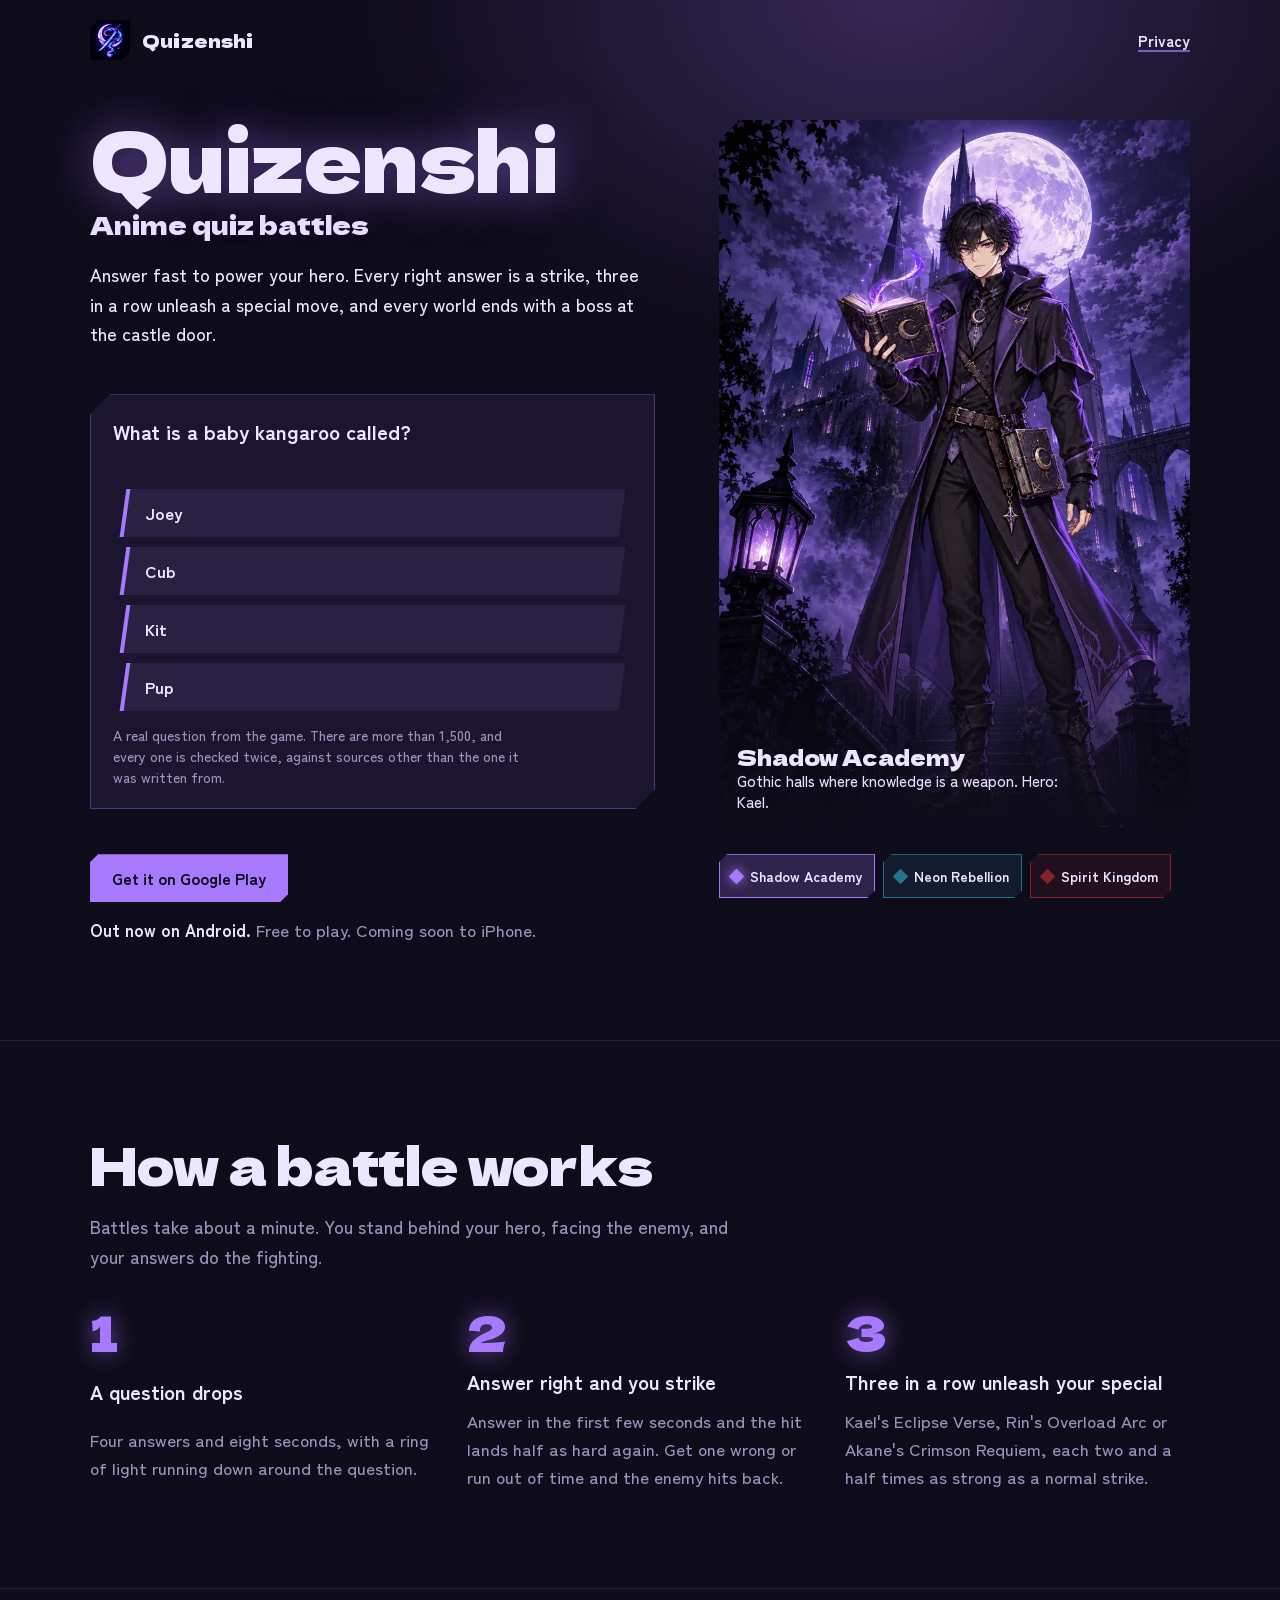
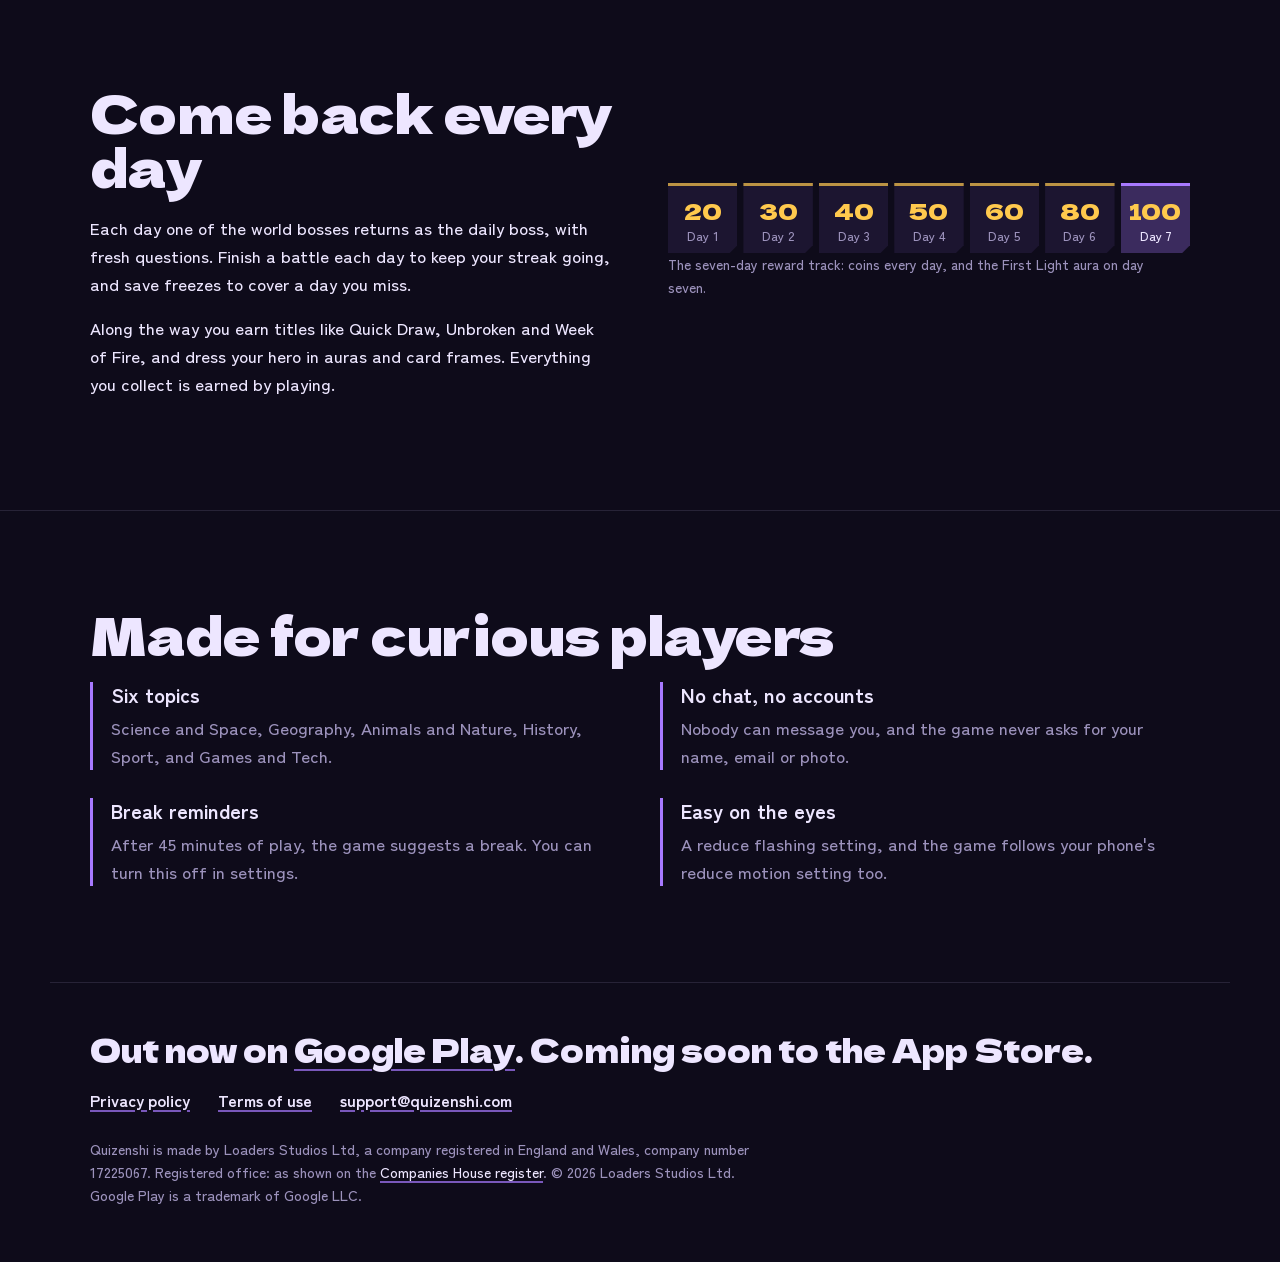
<file: index.html>
<!doctype html>
<html lang="en-GB" data-world="shadow-academy">
<head>
  <meta charset="utf-8">
  <meta name="viewport" content="width=device-width, initial-scale=1">
  <meta http-equiv="Content-Security-Policy" content="default-src 'self'; img-src 'self'; style-src 'self'; font-src 'self'; script-src 'self'; connect-src 'none'; base-uri 'none'; form-action 'none'">
  <meta name="referrer" content="no-referrer">
  <title>Quizenshi: Anime Quiz Battles</title>
  <meta name="description" content="Answer fast to power your hero in anime battles. Three worlds, three heroes, a daily boss and more than 1,500 fact-checked questions. Free on Google Play now, coming soon to iPhone.">
  <meta name="theme-color" content="#0e0b1a">
  <meta property="og:type" content="website">
  <meta property="og:title" content="Quizenshi: Anime Quiz Battles">
  <meta property="og:description" content="Answer fast to power your hero in anime battles. Free on Google Play now, coming soon to iPhone.">
  <meta property="og:url" content="https://quizenshi.com/">
  <meta property="og:image" content="https://quizenshi.com/assets/img/share.jpg">
  <meta name="twitter:card" content="summary_large_image">
  <link rel="icon" type="image/png" href="/favicon.png">
  <link rel="apple-touch-icon" href="/apple-touch-icon.png">
  <link rel="preload" href="/assets/fonts/dela-gothic-one-latin.woff2" as="font" type="font/woff2" crossorigin>
  <link rel="stylesheet" href="/assets/site.css">
</head>
<body>
  <a class="skip" href="#main">Skip to the game</a>
  <div class="glow" aria-hidden="true"></div>

  <header class="wrap top">
    <a class="brand" href="/"><img src="/assets/img/icon-256.webp" alt="" width="40" height="40">Quizenshi</a>
    <nav aria-label="Site"><a href="/privacy/">Privacy</a></nav>
  </header>

  <main id="main">
    <div class="wrap hero">
      <div class="hero-copy">
        <h1>Quizenshi</h1>
        <p class="subtitle">Anime quiz battles</p>
        <p class="lede">Answer fast to power your hero. Every right answer is a strike, three in a row unleash a special move, and every world ends with a boss at the castle door.</p>
      </div>

      <ul class="worlds" aria-label="Choose a world">
        <li><button class="world-btn" type="button" data-for="shadow-academy" aria-pressed="true">Shadow Academy</button></li>
        <li><button class="world-btn" type="button" data-for="neon-rebellion" aria-pressed="false">Neon Rebellion</button></li>
        <li><button class="world-btn" type="button" data-for="spirit-kingdom" aria-pressed="false">Spirit Kingdom</button></li>
      </ul>

      <div class="stage">
        <img class="scene is-shadow-academy" src="/assets/img/shadow-academy.webp" alt="" width="768" height="1152">
        <img class="scene is-neon-rebellion" src="/assets/img/neon-rebellion.webp" alt="" width="768" height="1152">
        <img class="scene is-spirit-kingdom" src="/assets/img/spirit-kingdom.webp" alt="" width="768" height="1152">
        <img class="figure is-shadow-academy" src="/assets/img/kael.webp" alt="Kael, the hero of Shadow Academy, in a long violet coat with a spell book" width="640" height="960">
        <img class="figure is-neon-rebellion" src="/assets/img/rin.webp" alt="Rin, the hero of Neon Rebellion, with cyan lightning in her hand" width="640" height="960">
        <img class="figure is-spirit-kingdom" src="/assets/img/akane.webp" alt="Akane, the hero of Spirit Kingdom, in crimson robes with a sword" width="640" height="960">
        <p class="stage-caption" data-world-caption aria-live="polite"><strong>Shadow Academy</strong><span>Gothic halls where knowledge is a weapon. Hero: Kael.</span></p>
      </div>

      <div class="demo" data-demo>
        <p class="demo-q">What is a baby kangaroo called?</p>
        <ul class="answers" aria-label="Answers"></ul>
        <noscript><p>Turn on JavaScript to answer this one.</p></noscript>
        <p class="feedback" aria-live="polite"></p>
        <div class="demo-foot">
          <p class="demo-note">A real question from the game. There are more than 1,500, and every one is checked twice, against sources other than the one it was written from.</p>
          <button class="next" type="button" hidden>Another question</button>
        </div>
      </div>

      <p class="status"><a class="play-btn" href="https://play.google.com/store/apps/details?id=com.quizenshi.app">Get it on Google Play</a> <span><strong>Out now on Android.</strong> Free to play. Coming soon to iPhone.</span></p>
    </div>

    <section class="band" aria-labelledby="battle">
      <div class="wrap">
        <h2 id="battle">How a battle works</h2>
        <p class="intro">Battles take about a minute. You stand behind your hero, facing the enemy, and your answers do the fighting.</p>
        <ol class="steps">
          <li><h3>A question drops</h3><p>Four answers and eight seconds, with a ring of light running down around the question.</p></li>
          <li><h3>Answer right and you strike</h3><p>Answer in the first few seconds and the hit lands half as hard again. Get one wrong or run out of time and the enemy hits back.</p></li>
          <li><h3>Three in a row unleash your special</h3><p class="specials">Kael's Eclipse Verse, Rin's Overload Arc or Akane's Crimson Requiem, each two and a half times as strong as a normal strike.</p></li>
        </ol>
      </div>
    </section>

    <section class="band" aria-labelledby="daily">
      <div class="wrap daily">
        <div>
          <h2 id="daily">Come back every day</h2>
          <p>Each day one of the world bosses returns as the daily boss, with fresh questions. Finish a battle each day to keep your streak going, and save freezes to cover a day you miss.</p>
          <p>Along the way you earn titles like Quick Draw, Unbroken and Week of Fire, and dress your hero in auras and card frames. Everything you collect is earned by playing.</p>
        </div>
        <div>
          <ol class="track" aria-label="The seven-day reward track">
            <li><span class="coins">20</span>Day 1</li>
            <li><span class="coins">30</span>Day 2</li>
            <li><span class="coins">40</span>Day 3</li>
            <li><span class="coins">50</span>Day 4</li>
            <li><span class="coins">60</span>Day 5</li>
            <li><span class="coins">80</span>Day 6</li>
            <li class="last"><span class="coins">100</span>Day 7</li>
          </ol>
          <p class="track-note">The seven-day reward track: coins every day, and the First Light aura on day seven.</p>
        </div>
      </div>
    </section>

    <section class="band" aria-labelledby="care">
      <div class="wrap">
        <h2 id="care">Made for curious players</h2>
        <ul class="care">
          <li><h3>Six topics</h3><p>Science and Space, Geography, Animals and Nature, History, Sport, and Games and Tech.</p></li>
          <li><h3>No chat, no accounts</h3><p>Nobody can message you, and the game never asks for your name, email or photo.</p></li>
          <li><h3>Break reminders</h3><p>After 45 minutes of play, the game suggests a break. You can turn this off in settings.</p></li>
          <li><h3>Easy on the eyes</h3><p>A reduce flashing setting, and the game follows your phone's reduce motion setting too.</p></li>
        </ul>
      </div>
    </section>
  </main>

  <footer class="wrap foot">
    <p class="soon">Out now on <a href="https://play.google.com/store/apps/details?id=com.quizenshi.app">Google Play</a>. Coming soon to the App Store.</p>
    <ul class="foot-links">
      <li><a href="/privacy/">Privacy policy</a></li>
      <li><a href="/terms/">Terms of use</a></li>
      <li><a href="mailto:support@quizenshi.com">support@quizenshi.com</a></li>
    </ul>
    <p class="legal">Quizenshi is made by Loaders Studios Ltd, a company registered in England and Wales, company number 17225067. Registered office: as shown on the <a href="https://find-and-update.company-information.service.gov.uk/company/17225067">Companies House register</a>. &copy; 2026 Loaders Studios Ltd. Google Play is a trademark of Google LLC.</p>
  </footer>

  <script src="/assets/site.js" defer></script>
</body>
</html>
</file>
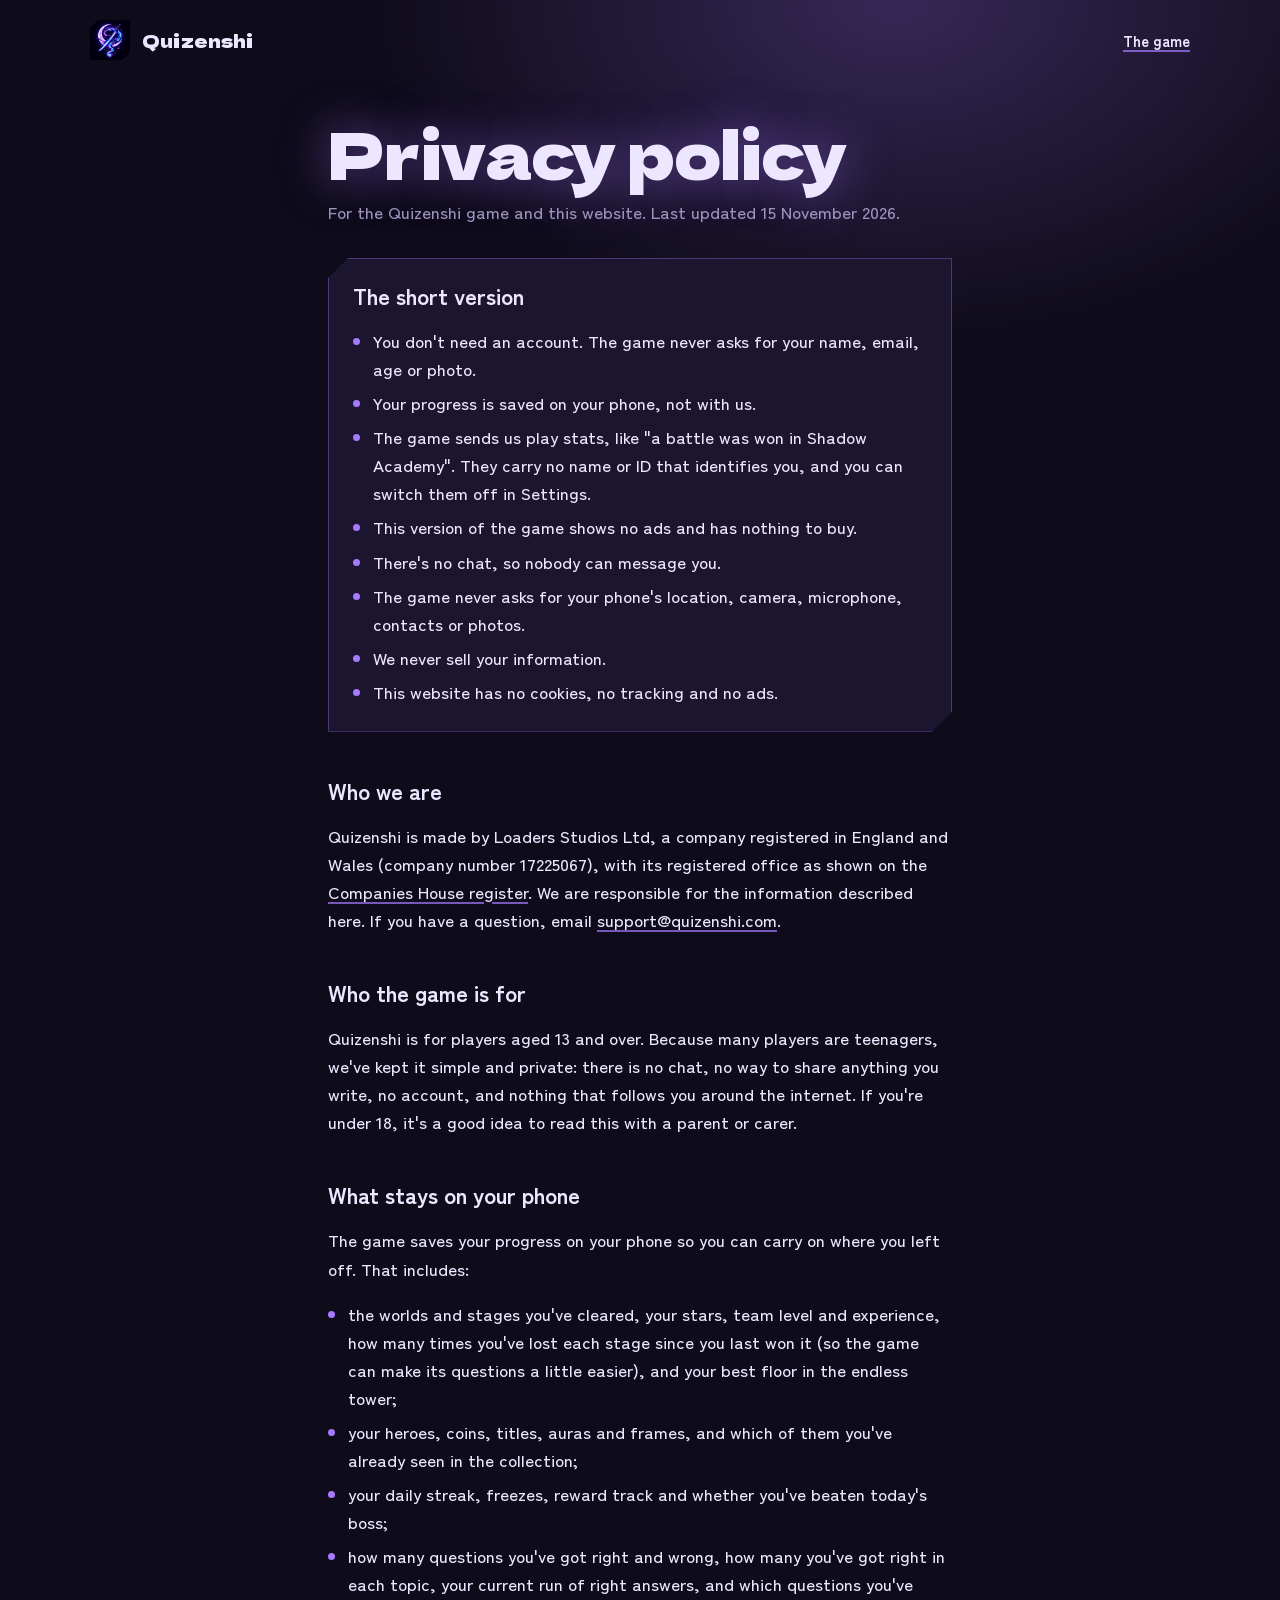
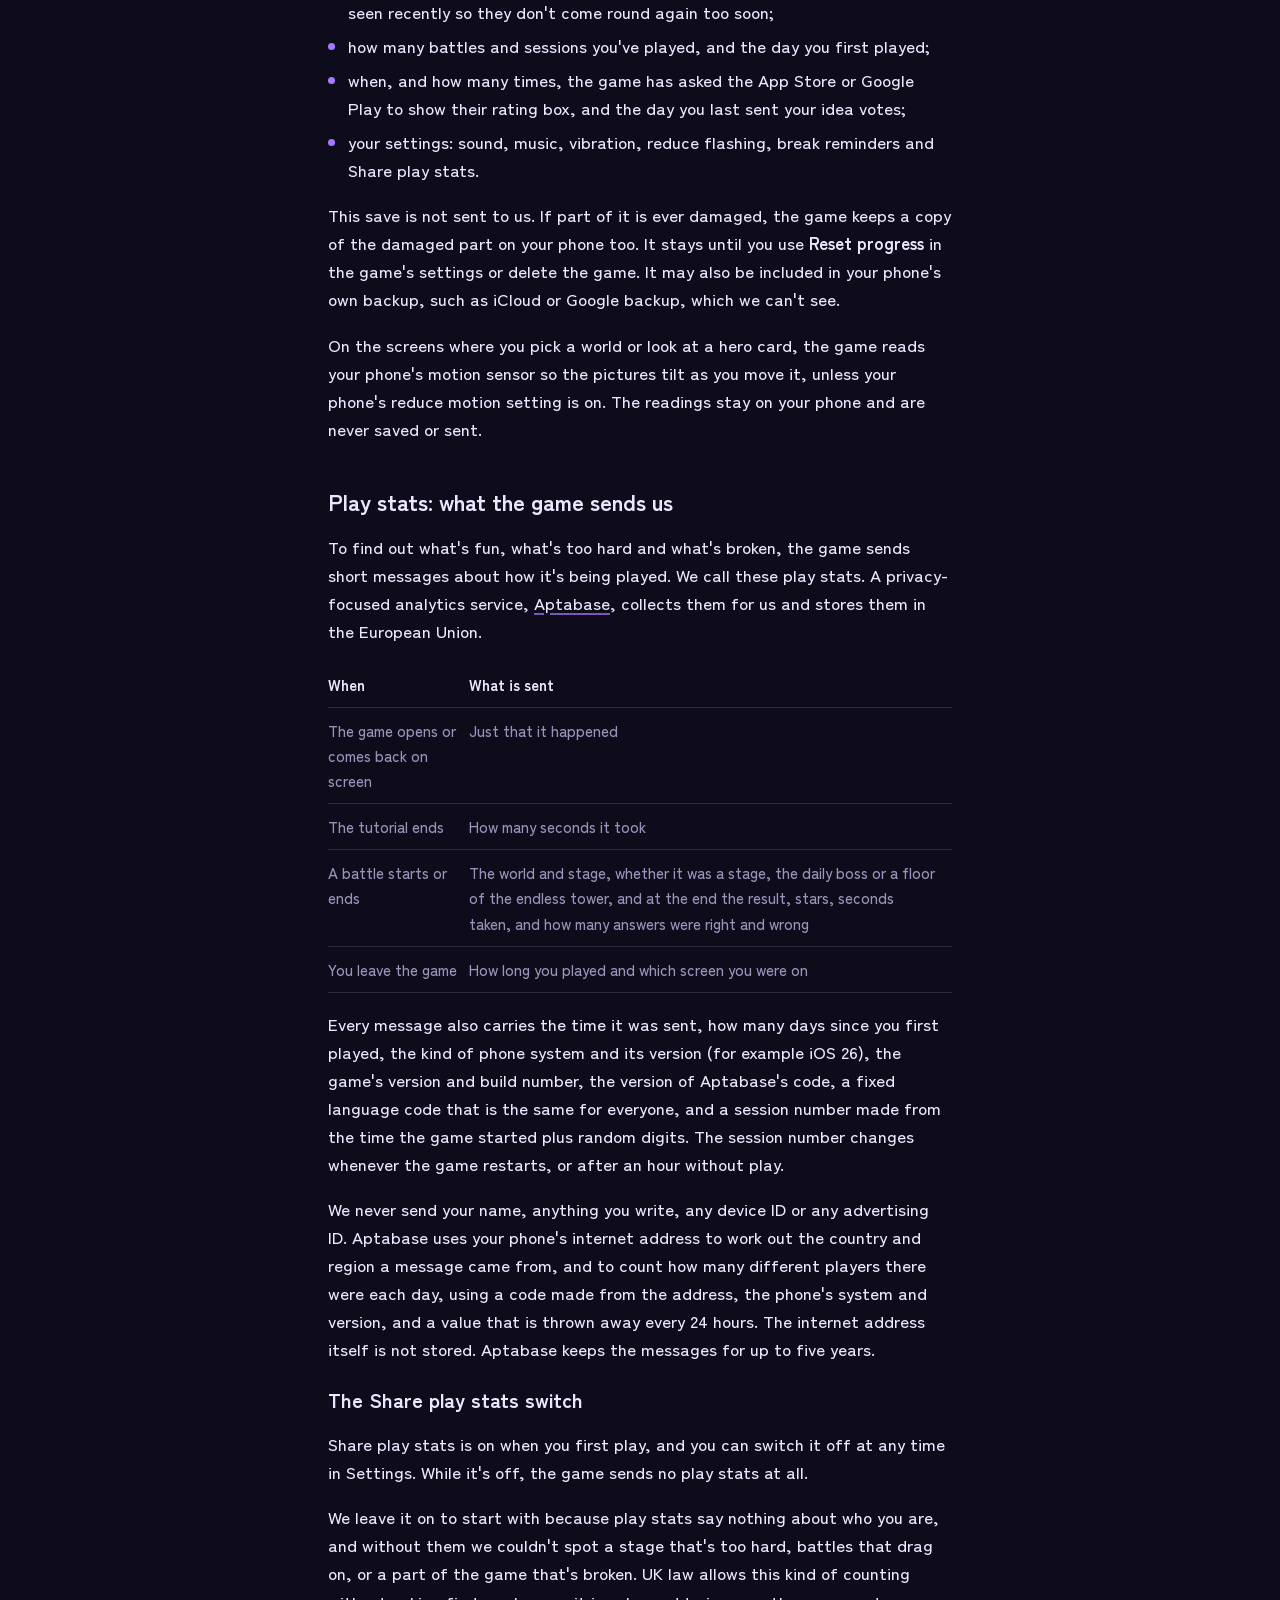
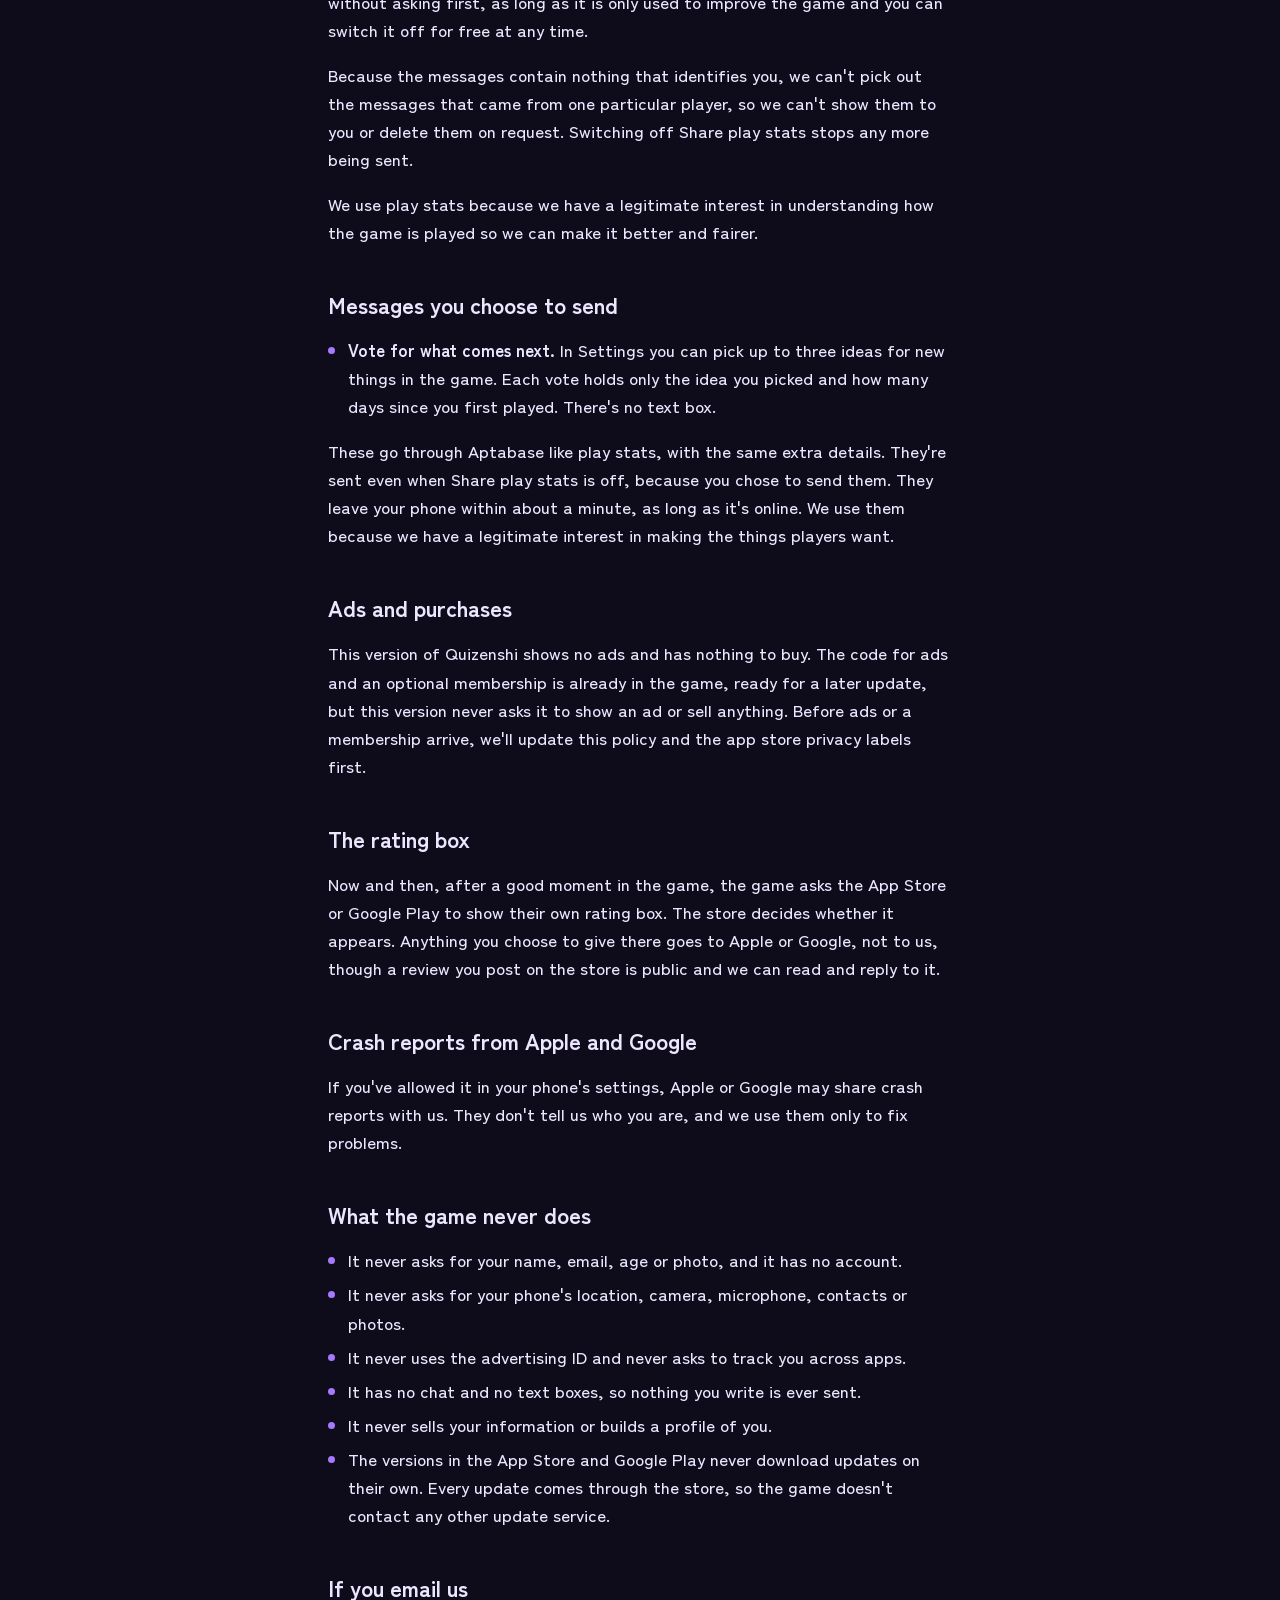
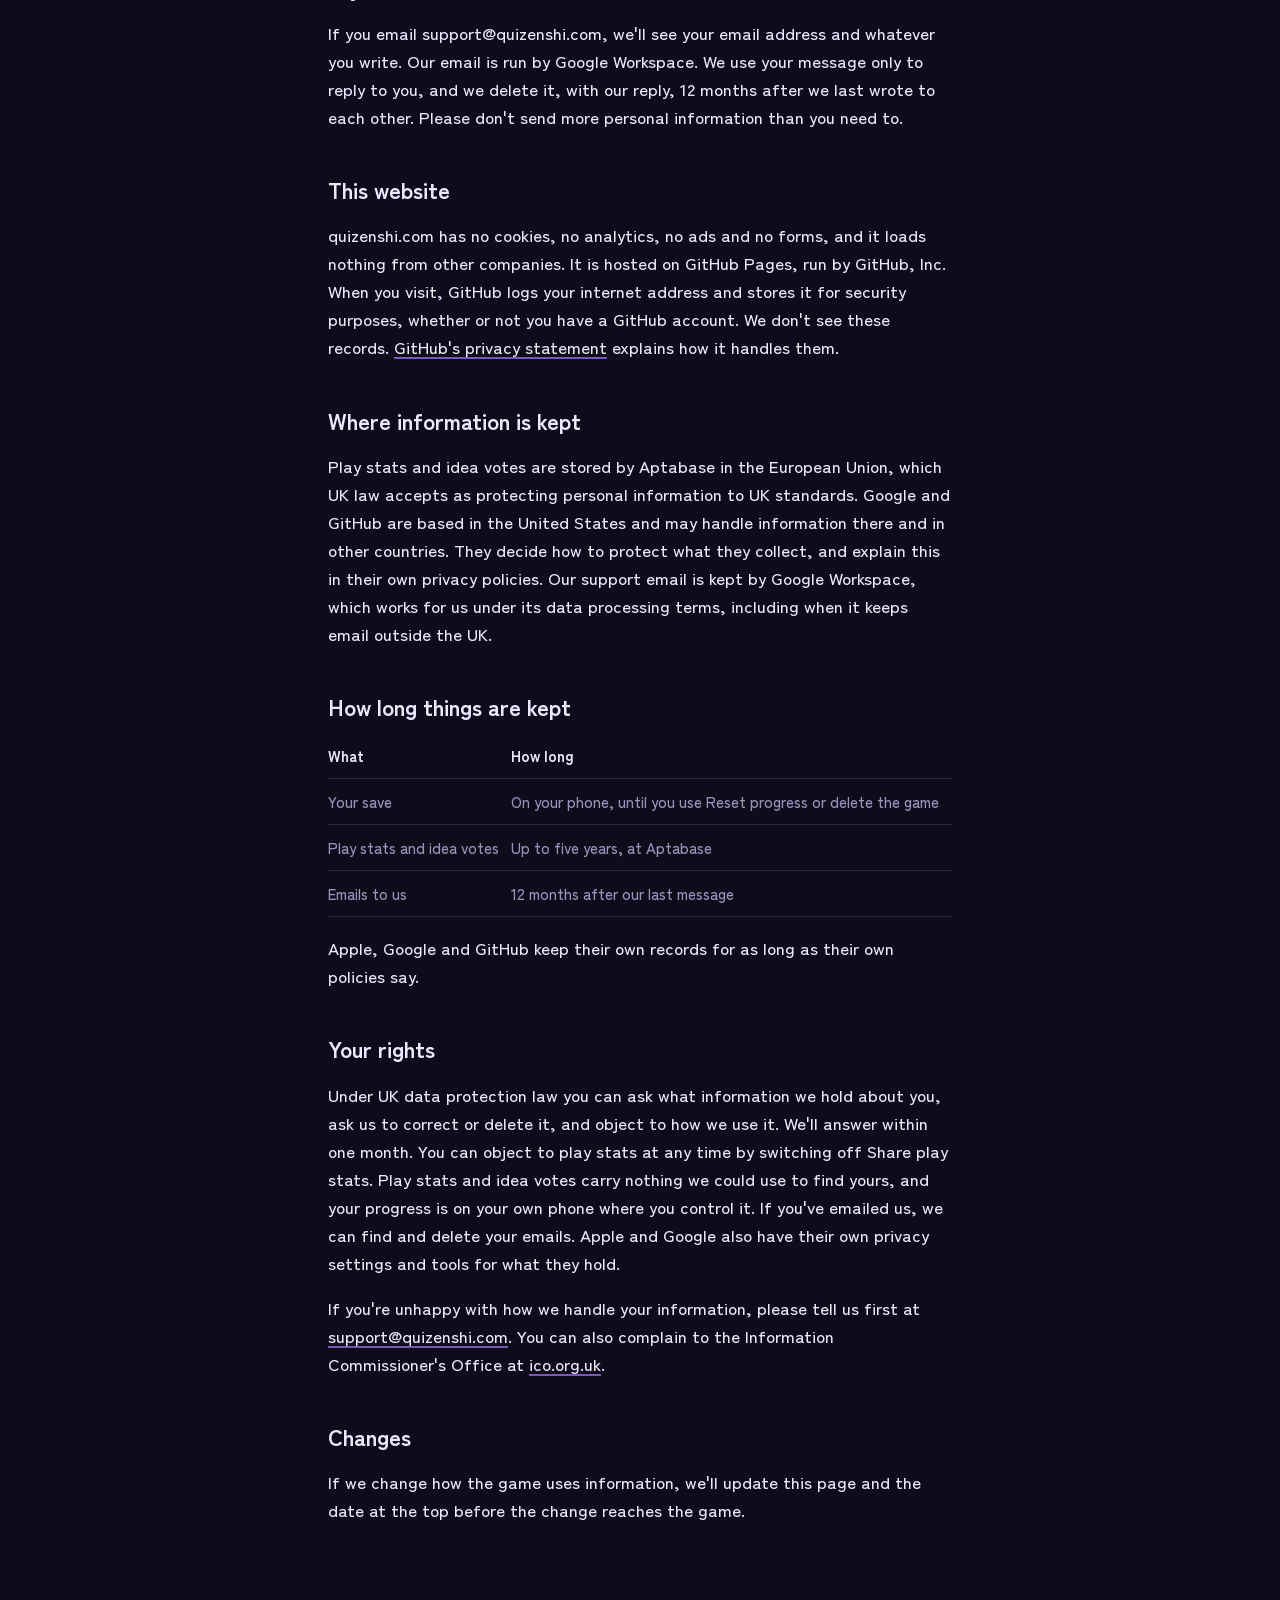
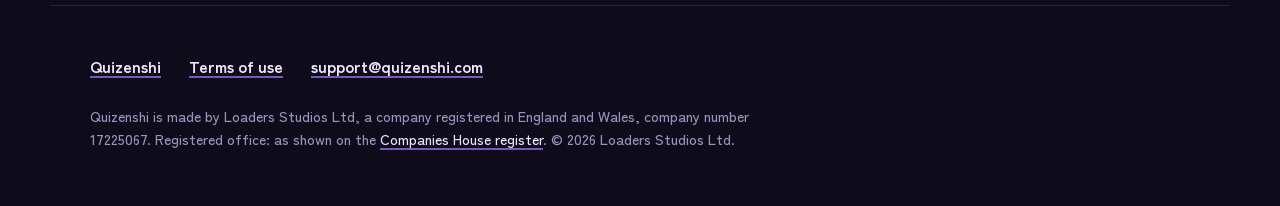
<file: privacy/index.html>
<!doctype html>
<html lang="en-GB" data-world="shadow-academy">
<head>
  <meta charset="utf-8">
  <meta name="viewport" content="width=device-width, initial-scale=1">
  <meta http-equiv="Content-Security-Policy" content="default-src 'self'; img-src 'self'; style-src 'self'; font-src 'self'; script-src 'none'; connect-src 'none'; base-uri 'none'; form-action 'none'">
  <meta name="referrer" content="no-referrer">
  <title>Privacy policy | Quizenshi</title>
  <meta name="description" content="How Quizenshi handles your information, in plain English.">
  <meta name="theme-color" content="#0e0b1a">
  <link rel="icon" type="image/png" href="/favicon.png">
  <link rel="apple-touch-icon" href="/apple-touch-icon.png">
  <link rel="stylesheet" href="/assets/site.css">
</head>
<body>
  <a class="skip" href="#main">Skip to the policy</a>
  <div class="glow" aria-hidden="true"></div>

  <header class="wrap top">
    <a class="brand" href="/"><img src="/assets/img/icon-256.webp" alt="" width="40" height="40">Quizenshi</a>
    <nav aria-label="Site"><a href="/">The game</a></nav>
  </header>

  <main id="main" class="wrap doc">
    <h1>Privacy policy</h1>
    <p class="updated">For the Quizenshi game and this website. Last updated 15 November 2026.</p>

    <div class="short">
      <h2>The short version</h2>
      <ul>
        <li>You don't need an account. The game never asks for your name, email, age or photo.</li>
        <li>Your progress is saved on your phone, not with us.</li>
        <li>The game sends us play stats, like "a battle was won in Shadow Academy". They carry no name or ID that identifies you, and you can switch them off in Settings.</li>
        <li>This version of the game shows no ads and has nothing to buy.</li>
        <li>There's no chat, so nobody can message you.</li>
        <li>The game never asks for your phone's location, camera, microphone, contacts or photos.</li>
        <li>We never sell your information.</li>
        <li>This website has no cookies, no tracking and no ads.</li>
      </ul>
    </div>

    <h2>Who we are</h2>
    <p>Quizenshi is made by Loaders Studios Ltd, a company registered in England and Wales (company number 17225067), with its registered office as shown on the <a href="https://find-and-update.company-information.service.gov.uk/company/17225067">Companies House register</a>. We are responsible for the information described here. If you have a question, email <a href="mailto:support@quizenshi.com">support@quizenshi.com</a>.</p>

    <h2>Who the game is for</h2>
    <p>Quizenshi is for players aged 13 and over. Because many players are teenagers, we've kept it simple and private: there is no chat, no way to share anything you write, no account, and nothing that follows you around the internet. If you're under 18, it's a good idea to read this with a parent or carer.</p>

    <h2>What stays on your phone</h2>
    <p>The game saves your progress on your phone so you can carry on where you left off. That includes:</p>
    <ul>
      <li>the worlds and stages you've cleared, your stars, team level and experience, how many times you've lost each stage since you last won it (so the game can make its questions a little easier), and your best floor in the endless tower;</li>
      <li>your heroes, coins, titles, auras and frames, and which of them you've already seen in the collection;</li>
      <li>your daily streak, freezes, reward track and whether you've beaten today's boss;</li>
      <li>how many questions you've got right and wrong, how many you've got right in each topic, your current run of right answers, and which questions you've seen recently so they don't come round again too soon;</li>
      <li>how many battles and sessions you've played, and the day you first played;</li>
      <li>when, and how many times, the game has asked the App Store or Google Play to show their rating box, and the day you last sent your idea votes;</li>
      <li>your settings: sound, music, vibration, reduce flashing, break reminders and Share play stats.</li>
    </ul>
    <p>This save is not sent to us. If part of it is ever damaged, the game keeps a copy of the damaged part on your phone too. It stays until you use <strong>Reset progress</strong> in the game's settings or delete the game. It may also be included in your phone's own backup, such as iCloud or Google backup, which we can't see.</p>
    <p>On the screens where you pick a world or look at a hero card, the game reads your phone's motion sensor so the pictures tilt as you move it, unless your phone's reduce motion setting is on. The readings stay on your phone and are never saved or sent.</p>

    <h2>Play stats: what the game sends us</h2>
    <p>To find out what's fun, what's too hard and what's broken, the game sends short messages about how it's being played. We call these play stats. A privacy-focused analytics service, <a href="https://aptabase.com/legal/privacy">Aptabase</a>, collects them for us and stores them in the European Union.</p>
    <table>
      <thead><tr><th scope="col">When</th><th scope="col">What is sent</th></tr></thead>
      <tbody>
        <tr><td>The game opens or comes back on screen</td><td>Just that it happened</td></tr>
        <tr><td>The tutorial ends</td><td>How many seconds it took</td></tr>
        <tr><td>A battle starts or ends</td><td>The world and stage, whether it was a stage, the daily boss or a floor of the endless tower, and at the end the result, stars, seconds taken, and how many answers were right and wrong</td></tr>
        <tr><td>You leave the game</td><td>How long you played and which screen you were on</td></tr>
      </tbody>
    </table>
    <p>Every message also carries the time it was sent, how many days since you first played, the kind of phone system and its version (for example iOS 26), the game's version and build number, the version of Aptabase's code, a fixed language code that is the same for everyone, and a session number made from the time the game started plus random digits. The session number changes whenever the game restarts, or after an hour without play.</p>
    <p>We never send your name, anything you write, any device ID or any advertising ID. Aptabase uses your phone's internet address to work out the country and region a message came from, and to count how many different players there were each day, using a code made from the address, the phone's system and version, and a value that is thrown away every 24 hours. The internet address itself is not stored. Aptabase keeps the messages for up to five years.</p>

    <h3>The Share play stats switch</h3>
    <p>Share play stats is on when you first play, and you can switch it off at any time in Settings. While it's off, the game sends no play stats at all.</p>
    <p>We leave it on to start with because play stats say nothing about who you are, and without them we couldn't spot a stage that's too hard, battles that drag on, or a part of the game that's broken. UK law allows this kind of counting without asking first, as long as it is only used to improve the game and you can switch it off for free at any time.</p>
    <p>Because the messages contain nothing that identifies you, we can't pick out the messages that came from one particular player, so we can't show them to you or delete them on request. Switching off Share play stats stops any more being sent.</p>
    <p>We use play stats because we have a legitimate interest in understanding how the game is played so we can make it better and fairer.</p>

    <h2>Messages you choose to send</h2>
    <ul>
      <li><strong>Vote for what comes next.</strong> In Settings you can pick up to three ideas for new things in the game. Each vote holds only the idea you picked and how many days since you first played. There's no text box.</li>
    </ul>
    <p>These go through Aptabase like play stats, with the same extra details. They're sent even when Share play stats is off, because you chose to send them. They leave your phone within about a minute, as long as it's online. We use them because we have a legitimate interest in making the things players want.</p>

    <h2>Ads and purchases</h2>
    <p>This version of Quizenshi shows no ads and has nothing to buy. The code for ads and an optional membership is already in the game, ready for a later update, but this version never asks it to show an ad or sell anything. Before ads or a membership arrive, we'll update this policy and the app store privacy labels first.</p>

    <h2>The rating box</h2>
    <p>Now and then, after a good moment in the game, the game asks the App Store or Google Play to show their own rating box. The store decides whether it appears. Anything you choose to give there goes to Apple or Google, not to us, though a review you post on the store is public and we can read and reply to it.</p>

    <h2>Crash reports from Apple and Google</h2>
    <p>If you've allowed it in your phone's settings, Apple or Google may share crash reports with us. They don't tell us who you are, and we use them only to fix problems.</p>

    <h2>What the game never does</h2>
    <ul>
      <li>It never asks for your name, email, age or photo, and it has no account.</li>
      <li>It never asks for your phone's location, camera, microphone, contacts or photos.</li>
      <li>It never uses the advertising ID and never asks to track you across apps.</li>
      <li>It has no chat and no text boxes, so nothing you write is ever sent.</li>
      <li>It never sells your information or builds a profile of you.</li>
      <li>The versions in the App Store and Google Play never download updates on their own. Every update comes through the store, so the game doesn't contact any other update service.</li>
    </ul>

    <h2>If you email us</h2>
    <p>If you email support@quizenshi.com, we'll see your email address and whatever you write. Our email is run by Google Workspace. We use your message only to reply to you, and we delete it, with our reply, 12 months after we last wrote to each other. Please don't send more personal information than you need to.</p>

    <h2>This website</h2>
    <p>quizenshi.com has no cookies, no analytics, no ads and no forms, and it loads nothing from other companies. It is hosted on GitHub Pages, run by GitHub, Inc. When you visit, GitHub logs your internet address and stores it for security purposes, whether or not you have a GitHub account. We don't see these records. <a href="https://docs.github.com/en/site-policy/privacy-policies/github-general-privacy-statement">GitHub's privacy statement</a> explains how it handles them.</p>

    <h2>Where information is kept</h2>
    <p>Play stats and idea votes are stored by Aptabase in the European Union, which UK law accepts as protecting personal information to UK standards. Google and GitHub are based in the United States and may handle information there and in other countries. They decide how to protect what they collect, and explain this in their own privacy policies. Our support email is kept by Google Workspace, which works for us under its data processing terms, including when it keeps email outside the UK.</p>

    <h2>How long things are kept</h2>
    <table>
      <thead><tr><th scope="col">What</th><th scope="col">How long</th></tr></thead>
      <tbody>
        <tr><td>Your save</td><td>On your phone, until you use Reset progress or delete the game</td></tr>
        <tr><td>Play stats and idea votes</td><td>Up to five years, at Aptabase</td></tr>
        <tr><td>Emails to us</td><td>12 months after our last message</td></tr>
      </tbody>
    </table>
    <p>Apple, Google and GitHub keep their own records for as long as their own policies say.</p>

    <h2>Your rights</h2>
    <p>Under UK data protection law you can ask what information we hold about you, ask us to correct or delete it, and object to how we use it. We'll answer within one month. You can object to play stats at any time by switching off Share play stats. Play stats and idea votes carry nothing we could use to find yours, and your progress is on your own phone where you control it. If you've emailed us, we can find and delete your emails. Apple and Google also have their own privacy settings and tools for what they hold.</p>
    <p>If you're unhappy with how we handle your information, please tell us first at <a href="mailto:support@quizenshi.com">support@quizenshi.com</a>. You can also complain to the Information Commissioner's Office at <a href="https://ico.org.uk">ico.org.uk</a>.</p>

    <h2>Changes</h2>
    <p>If we change how the game uses information, we'll update this page and the date at the top before the change reaches the game.</p>
  </main>

  <footer class="wrap foot">
    <ul class="foot-links">
      <li><a href="/">Quizenshi</a></li>
      <li><a href="/terms/">Terms of use</a></li>
      <li><a href="mailto:support@quizenshi.com">support@quizenshi.com</a></li>
    </ul>
    <p class="legal">Quizenshi is made by Loaders Studios Ltd, a company registered in England and Wales, company number 17225067. Registered office: as shown on the <a href="https://find-and-update.company-information.service.gov.uk/company/17225067">Companies House register</a>. &copy; 2026 Loaders Studios Ltd.</p>
  </footer>
</body>
</html>
</file>
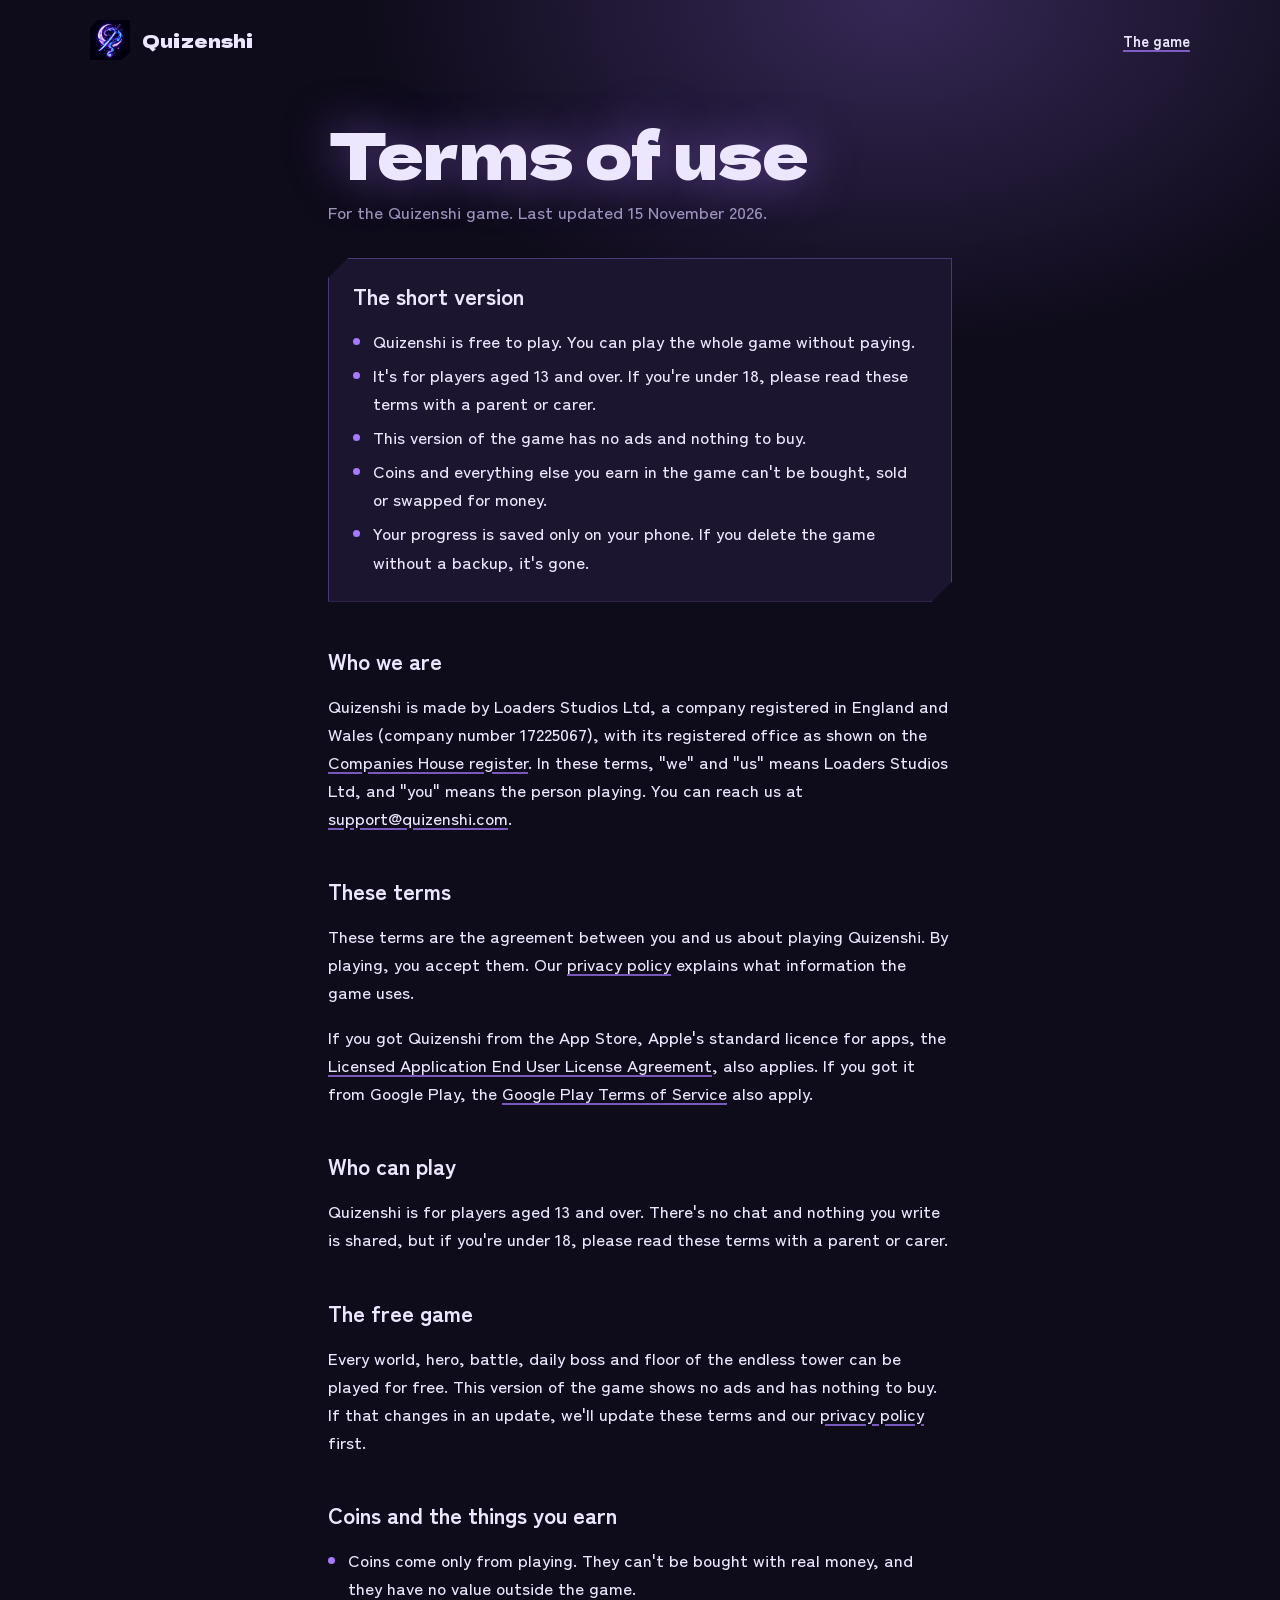
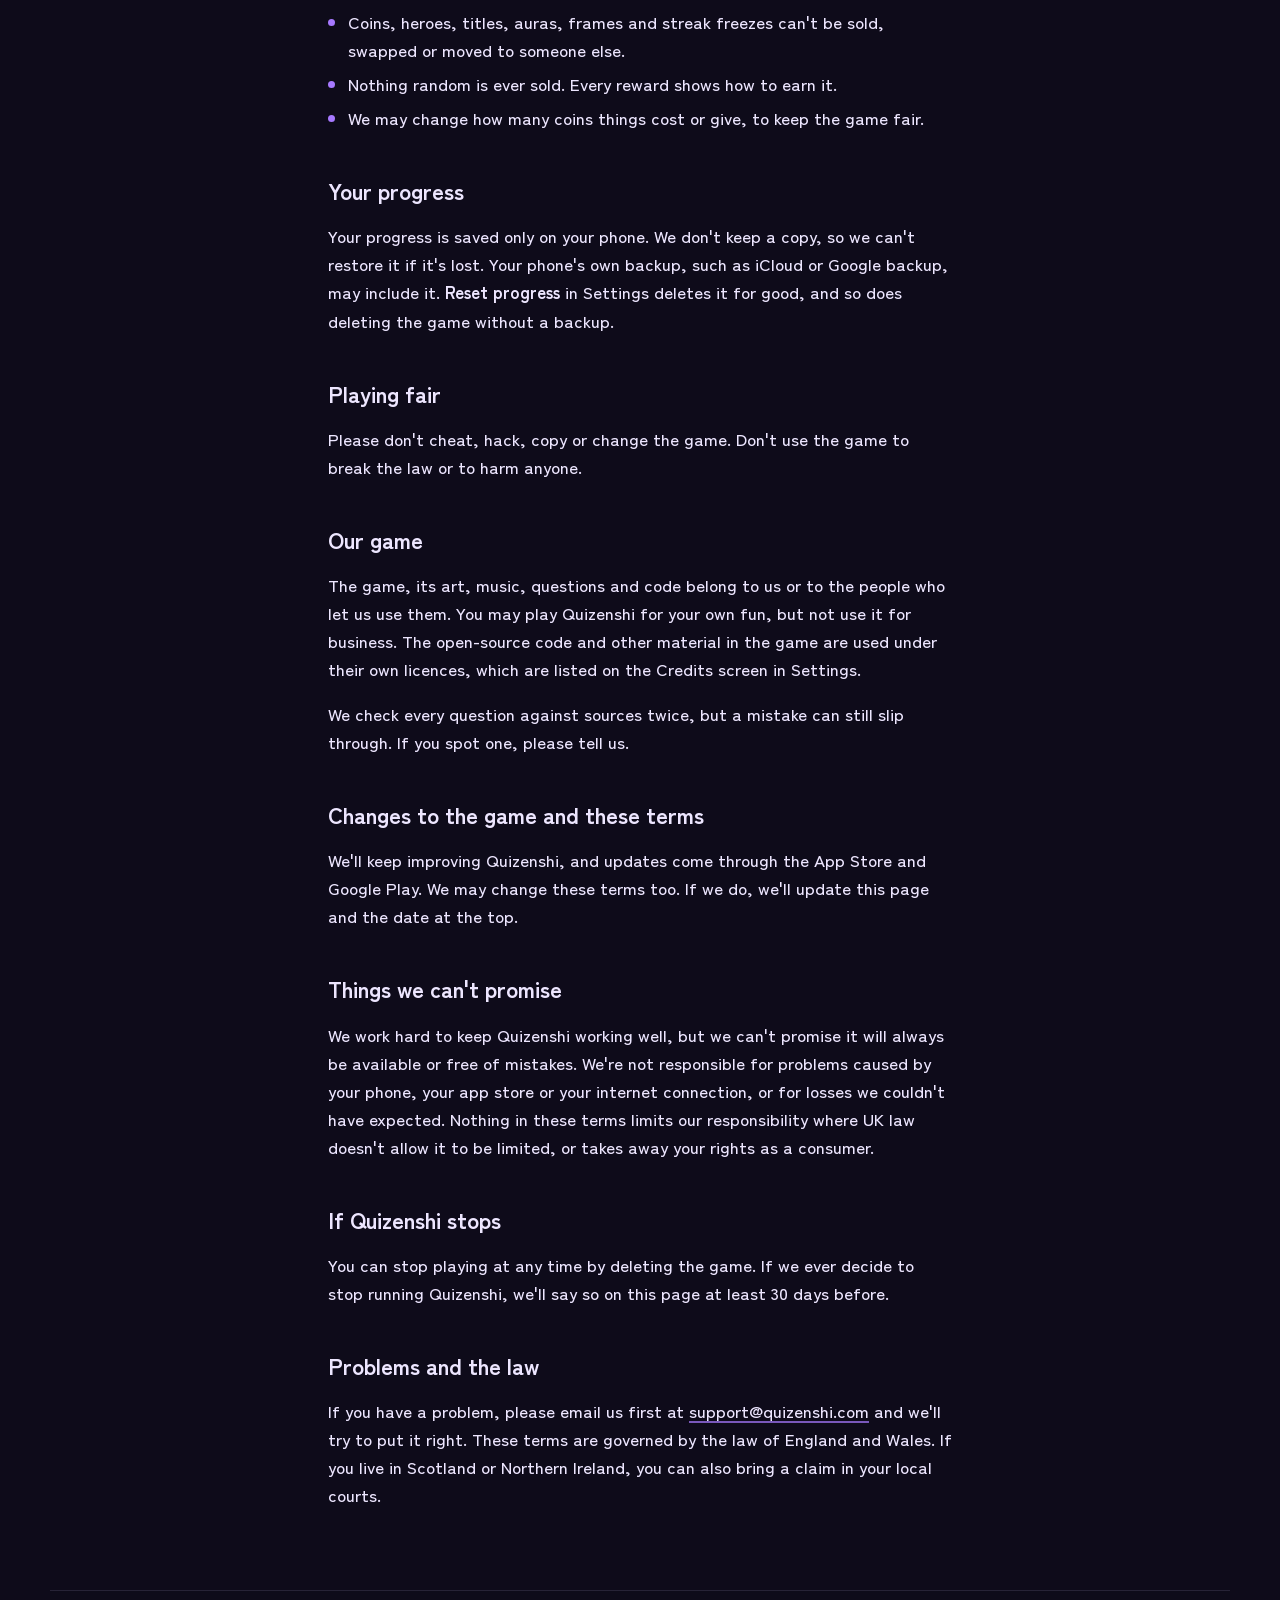
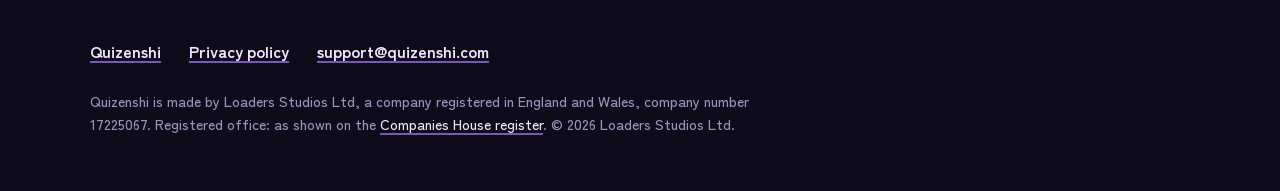
<file: terms/index.html>
<!doctype html>
<html lang="en-GB" data-world="shadow-academy">
<head>
  <meta charset="utf-8">
  <meta name="viewport" content="width=device-width, initial-scale=1">
  <meta http-equiv="Content-Security-Policy" content="default-src 'self'; img-src 'self'; style-src 'self'; font-src 'self'; script-src 'none'; connect-src 'none'; base-uri 'none'; form-action 'none'">
  <meta name="referrer" content="no-referrer">
  <title>Terms of use | Quizenshi</title>
  <meta name="description" content="The rules for playing Quizenshi, in plain English.">
  <meta name="theme-color" content="#0e0b1a">
  <link rel="icon" type="image/png" href="/favicon.png">
  <link rel="apple-touch-icon" href="/apple-touch-icon.png">
  <link rel="stylesheet" href="/assets/site.css">
</head>
<body>
  <a class="skip" href="#main">Skip to the terms</a>
  <div class="glow" aria-hidden="true"></div>

  <header class="wrap top">
    <a class="brand" href="/"><img src="/assets/img/icon-256.webp" alt="" width="40" height="40">Quizenshi</a>
    <nav aria-label="Site"><a href="/">The game</a></nav>
  </header>

  <main id="main" class="wrap doc">
    <h1>Terms of use</h1>
    <p class="updated">For the Quizenshi game. Last updated 15 November 2026.</p>

    <div class="short">
      <h2>The short version</h2>
      <ul>
        <li>Quizenshi is free to play. You can play the whole game without paying.</li>
        <li>It's for players aged 13 and over. If you're under 18, please read these terms with a parent or carer.</li>
        <li>This version of the game has no ads and nothing to buy.</li>
        <li>Coins and everything else you earn in the game can't be bought, sold or swapped for money.</li>
        <li>Your progress is saved only on your phone. If you delete the game without a backup, it's gone.</li>
      </ul>
    </div>

    <h2>Who we are</h2>
    <p>Quizenshi is made by Loaders Studios Ltd, a company registered in England and Wales (company number 17225067), with its registered office as shown on the <a href="https://find-and-update.company-information.service.gov.uk/company/17225067">Companies House register</a>. In these terms, "we" and "us" means Loaders Studios Ltd, and "you" means the person playing. You can reach us at <a href="mailto:support@quizenshi.com">support@quizenshi.com</a>.</p>

    <h2>These terms</h2>
    <p>These terms are the agreement between you and us about playing Quizenshi. By playing, you accept them. Our <a href="/privacy/">privacy policy</a> explains what information the game uses.</p>
    <p>If you got Quizenshi from the App Store, Apple's standard licence for apps, the <a href="https://www.apple.com/legal/internet-services/itunes/dev/stdeula/">Licensed Application End User License Agreement</a>, also applies. If you got it from Google Play, the <a href="https://play.google.com/about/play-terms/">Google Play Terms of Service</a> also apply.</p>

    <h2>Who can play</h2>
    <p>Quizenshi is for players aged 13 and over. There's no chat and nothing you write is shared, but if you're under 18, please read these terms with a parent or carer.</p>

    <h2>The free game</h2>
    <p>Every world, hero, battle, daily boss and floor of the endless tower can be played for free. This version of the game shows no ads and has nothing to buy. If that changes in an update, we'll update these terms and our <a href=\"/privacy/\">privacy policy</a> first.</p>

    <h2>Coins and the things you earn</h2>
    <ul>
      <li>Coins come only from playing. They can't be bought with real money, and they have no value outside the game.</li>
      <li>Coins, heroes, titles, auras, frames and streak freezes can't be sold, swapped or moved to someone else.</li>
      <li>Nothing random is ever sold. Every reward shows how to earn it.</li>
      <li>We may change how many coins things cost or give, to keep the game fair.</li>
    </ul>

    <h2>Your progress</h2>
    <p>Your progress is saved only on your phone. We don't keep a copy, so we can't restore it if it's lost. Your phone's own backup, such as iCloud or Google backup, may include it. <strong>Reset progress</strong> in Settings deletes it for good, and so does deleting the game without a backup.</p>

    <h2>Playing fair</h2>
    <p>Please don't cheat, hack, copy or change the game. Don't use the game to break the law or to harm anyone.</p>

    <h2>Our game</h2>
    <p>The game, its art, music, questions and code belong to us or to the people who let us use them. You may play Quizenshi for your own fun, but not use it for business. The open-source code and other material in the game are used under their own licences, which are listed on the Credits screen in Settings.</p>
    <p>We check every question against sources twice, but a mistake can still slip through. If you spot one, please tell us.</p>

    <h2>Changes to the game and these terms</h2>
    <p>We'll keep improving Quizenshi, and updates come through the App Store and Google Play. We may change these terms too. If we do, we'll update this page and the date at the top.</p>

    <h2>Things we can't promise</h2>
    <p>We work hard to keep Quizenshi working well, but we can't promise it will always be available or free of mistakes. We're not responsible for problems caused by your phone, your app store or your internet connection, or for losses we couldn't have expected. Nothing in these terms limits our responsibility where UK law doesn't allow it to be limited, or takes away your rights as a consumer.</p>

    <h2>If Quizenshi stops</h2>
    <p>You can stop playing at any time by deleting the game. If we ever decide to stop running Quizenshi, we'll say so on this page at least 30 days before.</p>

    <h2>Problems and the law</h2>
    <p>If you have a problem, please email us first at <a href="mailto:support@quizenshi.com">support@quizenshi.com</a> and we'll try to put it right. These terms are governed by the law of England and Wales. If you live in Scotland or Northern Ireland, you can also bring a claim in your local courts.</p>
  </main>

  <footer class="wrap foot">
    <ul class="foot-links">
      <li><a href="/">Quizenshi</a></li>
      <li><a href="/privacy/">Privacy policy</a></li>
      <li><a href="mailto:support@quizenshi.com">support@quizenshi.com</a></li>
    </ul>
    <p class="legal">Quizenshi is made by Loaders Studios Ltd, a company registered in England and Wales, company number 17225067. Registered office: as shown on the <a href="https://find-and-update.company-information.service.gov.uk/company/17225067">Companies House register</a>. &copy; 2026 Loaders Studios Ltd.</p>
  </footer>
</body>
</html>
</file>
<file: assets/site.css>
/* Quizenshi website. The game's own look (docs/look-book.md): night ink, and the only light comes from the world
   you are in. Corners are cut, not rounded; answers are skewed bars; glows replace shadows. */

@font-face {
  font-family: 'Dela Gothic One';
  src: url('fonts/dela-gothic-one-latin.woff2') format('woff2');
  font-weight: 400;
  font-display: swap;
}
@font-face {
  font-family: 'Zen Kaku Gothic New';
  src: url('fonts/zen-kaku-gothic-new-medium-latin.woff2') format('woff2');
  font-weight: 500;
  font-display: swap;
}
@font-face {
  font-family: 'Zen Kaku Gothic New';
  src: url('fonts/zen-kaku-gothic-new-bold-latin.woff2') format('woff2');
  font-weight: 700;
  font-display: swap;
}

:root {
  color-scheme: dark;
  --ink: #0e0b1a;
  --dusk: #1c1530;
  --bruise: #2a2142;
  --moon: #ede6ff;
  --lilac: #9c92bc;
  --gold: #ffc94d;
  --jade: #3ef0a6;
  --shatter: #ff5c7a;
  /* World light, set by the world the visitor picks (Shadow Academy first, as in the game). */
  --light: #a779ff;
  --spark: #e9ddff;
  --deep: #2b1a55;
  --display: 'Dela Gothic One', 'Arial Black', system-ui, sans-serif;
  --text: 'Zen Kaku Gothic New', system-ui, -apple-system, 'Segoe UI', sans-serif;
  --gutter: clamp(16px, 4vw, 40px);
  --cut-s: 8px;
  --cut-m: 12px;
  --cut-l: 20px;
}
[data-world='neon-rebellion'] { --light: #3fe0ff; --spark: #ff4fd8; --deep: #0f2a4a; }
[data-world='spirit-kingdom'] { --light: #ff3d3d; --spark: #ff8a3d; --deep: #3a0e14; }

*, *::before, *::after { box-sizing: border-box; }
html { -webkit-text-size-adjust: 100%; }
body {
  margin: 0;
  background: var(--ink);
  color: var(--moon);
  font-family: var(--text);
  font-weight: 500;
  font-size: 1.0625rem;
  line-height: 1.65;
  overflow-x: hidden;
}
img { display: block; max-width: 100%; }
a { color: var(--moon); text-decoration-color: color-mix(in srgb, var(--light) 70%, transparent); text-underline-offset: 0.2em; text-decoration-thickness: 2px; }
a:hover { text-decoration-color: var(--light); }
:focus-visible { outline: 3px solid var(--gold); outline-offset: 3px; }
.skip { position: absolute; left: -9999px; }
.skip:focus { left: var(--gutter); top: 12px; z-index: 10; background: var(--dusk); padding: 8px 14px; }

/* The world light washes in from the top of the page. */
.glow {
  position: absolute;
  inset: 0 0 auto 0;
  height: 900px;
  pointer-events: none;
  background: radial-gradient(60% 55% at 70% 0%, color-mix(in srgb, var(--light) 26%, transparent), transparent 70%);
  transition: background 600ms ease;
  z-index: 0;
}

.wrap { position: relative; z-index: 1; max-width: 1180px; margin: 0 auto; padding: 0 var(--gutter); }

/* Header */
.top { display: flex; align-items: center; justify-content: space-between; gap: 16px; padding-top: 20px; padding-bottom: 20px; }
.brand { display: inline-flex; align-items: center; gap: 12px; text-decoration: none; font-family: var(--display); font-size: 1.15rem; letter-spacing: 0.01em; }
.brand img { width: 40px; height: 40px; clip-path: polygon(var(--cut-s) 0, 100% 0, 100% calc(100% - var(--cut-s)), calc(100% - var(--cut-s)) 100%, 0 100%, 0 var(--cut-s)); }
.top nav a { font-weight: 700; font-size: 0.95rem; }

/* Hero */
.hero {
  display: grid;
  gap: 28px;
  grid-template-areas: 'copy' 'worlds' 'stage' 'demo' 'status';
  padding-top: clamp(12px, 4vw, 40px);
  padding-bottom: clamp(48px, 8vw, 96px);
}
.hero-copy { grid-area: copy; }
h1 {
  font-family: var(--display);
  font-weight: 400;
  font-size: clamp(3.4rem, 13vw, 7.5rem);
  line-height: 0.92;
  letter-spacing: -0.015em;
  margin: 0;
  text-shadow: 0 0 48px color-mix(in srgb, var(--light) 55%, transparent);
  transition: text-shadow 600ms ease;
}
.subtitle { font-family: var(--display); font-size: clamp(1.15rem, 3.2vw, 1.6rem); color: var(--spark); margin: 14px 0 0; line-height: 1.2; transition: color 600ms ease; }
.lede { max-width: 34em; margin: 20px 0 0; font-size: 1.125rem; }
.status { grid-area: status; margin: 0; color: var(--lilac); }
.status strong { color: var(--moon); }
.play-btn {
  display: flex;
  width: fit-content;
  align-items: center;
  min-height: 48px;
  margin: 0 0 14px;
  padding: 10px 22px;
  background: var(--light);
  color: var(--ink);
  font: 700 1rem/1 var(--text);
  text-decoration: none;
  clip-path: polygon(var(--cut-s) 0, 100% 0, 100% calc(100% - var(--cut-s)), calc(100% - var(--cut-s)) 100%, 0 100%, 0 var(--cut-s));
  transition: background 600ms ease;
}
.play-btn:hover { background: var(--spark); }
.play-btn:focus-visible { background: var(--gold); text-decoration: underline; text-underline-offset: 4px; }
.foot .soon a { color: inherit; }

.worlds { grid-area: worlds; display: flex; flex-wrap: wrap; gap: 10px; margin: 0; padding: 0; list-style: none; }
.world-btn {
  --own: #a779ff;
  display: inline-flex;
  align-items: center;
  gap: 10px;
  min-height: 44px;
  padding: 8px 16px 8px 14px;
  border: 1px solid color-mix(in srgb, var(--own) 45%, transparent);
  background: color-mix(in srgb, var(--own) 8%, var(--ink));
  color: var(--moon);
  font: 700 0.95rem/1.2 var(--text);
  cursor: pointer;
  clip-path: polygon(var(--cut-s) 0, 100% 0, 100% calc(100% - var(--cut-s)), calc(100% - var(--cut-s)) 100%, 0 100%, 0 var(--cut-s));
}
.world-btn[data-for='neon-rebellion'] { --own: #3fe0ff; }
.world-btn[data-for='spirit-kingdom'] { --own: #ff3d3d; }
.world-btn::before { content: ''; width: 11px; height: 11px; transform: rotate(45deg); background: var(--own); opacity: 0.45; }
.world-btn[aria-pressed='true'] { background: color-mix(in srgb, var(--own) 22%, var(--ink)); border-color: var(--own); }
.world-btn[aria-pressed='true']::before { opacity: 1; box-shadow: 0 0 12px var(--own); }

.stage {
  grid-area: stage;
  position: relative;
  aspect-ratio: 4 / 5;
  max-height: 78vh;
  width: 100%;
  clip-path: polygon(var(--cut-l) 0, 100% 0, 100% calc(100% - var(--cut-l)), calc(100% - var(--cut-l)) 100%, 0 100%, 0 var(--cut-l));
  background: var(--deep);
  transition: background 600ms ease;
}
.stage::after {
  content: '';
  position: absolute;
  inset: 0;
  background: linear-gradient(to top, var(--ink) 0%, transparent 38%);
  pointer-events: none;
}
.stage .scene, .stage .figure { position: absolute; opacity: 0; transition: opacity 600ms ease; }
.stage .scene { inset: 0; width: 100%; height: 100%; object-fit: cover; object-position: 50% 30%; }
.stage .figure { right: -4%; bottom: -2%; height: 92%; width: auto; max-width: none; filter: drop-shadow(0 0 24px color-mix(in srgb, var(--light) 50%, transparent)); }
[data-world='shadow-academy'] .stage .is-shadow-academy,
[data-world='neon-rebellion'] .stage .is-neon-rebellion,
[data-world='spirit-kingdom'] .stage .is-spirit-kingdom { opacity: 1; }
.stage-caption {
  position: absolute;
  left: 18px;
  bottom: 14px;
  z-index: 1;
  margin: 0;
  max-width: min(75%, 22rem);
  font-size: 0.95rem;
  line-height: 1.4;
}
.stage-caption strong { display: block; font-family: var(--display); font-weight: 400; font-size: 1.35rem; line-height: 1.15; color: var(--moon); }
.stage-caption span { color: var(--spark); }

/* The sample question: the game's own answer bars. */
.demo {
  grid-area: demo;
  position: relative;
  padding: 22px 22px 20px;
  background: var(--dusk);
  border: 1px solid color-mix(in srgb, var(--light) 35%, transparent);
  clip-path: polygon(var(--cut-l) 0, 100% 0, 100% calc(100% - var(--cut-l)), calc(100% - var(--cut-l)) 100%, 0 100%, 0 var(--cut-l));
  transition: border-color 600ms ease;
}
.demo-q { font-weight: 700; font-size: 1.3rem; line-height: 1.35; margin: 0 0 16px; min-height: 2.7em; }
.answers { display: grid; gap: 10px; margin: 0; padding: 0 10px; list-style: none; }
.answer {
  position: relative;
  display: flex;
  align-items: center;
  gap: 10px;
  width: 100%;
  min-height: 48px;
  padding: 10px 18px;
  border: 0;
  border-left: 4px solid var(--light);
  background: var(--bruise);
  color: var(--moon);
  font: 700 1.05rem/1.25 var(--text);
  text-align: left;
  cursor: pointer;
  transform: skewX(-8deg);
  transition: background 150ms ease, border-color 600ms ease, transform 90ms ease;
}
.answer > span { display: inline-flex; align-items: center; gap: 10px; transform: skewX(8deg); }
.answer:hover:not(:disabled) { background: color-mix(in srgb, var(--light) 16%, var(--bruise)); }
.answer:active:not(:disabled) { transform: skewX(-8deg) scale(0.96); }
.answer:disabled { cursor: default; }
.answer .mark { width: 20px; height: 20px; flex: none; display: none; }
.answer.is-right { background: color-mix(in srgb, var(--jade) 28%, var(--bruise)); border-left-color: var(--jade); }
.answer.is-right .mark-tick { display: block; color: var(--jade); }
.answer.is-wrong { background: color-mix(in srgb, var(--shatter) 26%, var(--bruise)); border-left-color: var(--shatter); animation: shake 300ms ease; }
.answer.is-wrong .mark-crack { display: block; color: var(--shatter); }
.answer.is-answer { outline: 2px solid var(--jade); outline-offset: -2px; }
.answer.is-answer .mark-tick { display: block; color: var(--jade); }
@keyframes shake {
  0%, 100% { transform: skewX(-8deg) translateX(0); }
  20% { transform: skewX(-8deg) translateX(-6px); }
  40% { transform: skewX(-8deg) translateX(5px); }
  60% { transform: skewX(-8deg) translateX(-3px); }
  80% { transform: skewX(-8deg) translateX(2px); }
}
.feedback { margin: 16px 0 0; }
.feedback:empty { margin: 0; }
.feedback strong { font-weight: 700; }
.feedback .verdict-right { color: var(--jade); }
.feedback .verdict-wrong { color: var(--shatter); }
.demo-foot { display: flex; flex-wrap: wrap; align-items: center; justify-content: space-between; gap: 12px; margin-top: 14px; }
.demo-note { margin: 0; color: var(--lilac); font-size: 0.875rem; line-height: 1.5; max-width: 30em; }
.next {
  min-height: 44px;
  padding: 8px 18px;
  border: 1px solid var(--light);
  background: transparent;
  color: var(--moon);
  font: 700 0.95rem/1 var(--text);
  cursor: pointer;
  clip-path: polygon(var(--cut-s) 0, 100% 0, 100% calc(100% - var(--cut-s)), calc(100% - var(--cut-s)) 100%, 0 100%, 0 var(--cut-s));
}
.next:hover { background: color-mix(in srgb, var(--light) 18%, transparent); }

/* Sections */
section.band { padding: clamp(48px, 8vw, 96px) 0; border-top: 1px solid color-mix(in srgb, var(--lilac) 18%, transparent); }
h2 {
  font-family: var(--display);
  font-weight: 400;
  font-size: clamp(2rem, 5.5vw, 3.25rem);
  line-height: 1.05;
  letter-spacing: -0.01em;
  margin: 0 0 20px;
  max-width: 16em;
}
h3 { font-weight: 700; font-size: 1.25rem; line-height: 1.3; margin: 0 0 6px; }
.intro { max-width: 36em; margin: 0 0 36px; color: var(--lilac); font-size: 1.125rem; }

.steps { display: grid; gap: 28px; margin: 0; padding: 0; list-style: none; counter-reset: step; }
.steps li { display: grid; grid-template-columns: auto 1fr; gap: 6px 18px; align-items: baseline; counter-increment: step; }
.steps li::before {
  content: counter(step);
  grid-row: span 2;
  font-family: var(--display);
  font-size: 3rem;
  line-height: 1;
  color: var(--light);
  text-shadow: 0 0 24px color-mix(in srgb, var(--light) 60%, transparent);
  min-width: 1.1em;
  transition: color 600ms ease;
}
.steps p { margin: 0; color: var(--lilac); max-width: 30em; }
.specials { color: var(--moon); }

.daily { display: grid; gap: 36px; }
.daily p { max-width: 34em; margin: 0 0 16px; }
.track { display: grid; grid-template-columns: repeat(7, minmax(0, 1fr)); gap: 6px; margin: 0; padding: 0; list-style: none; align-self: center; }
.track li {
  display: grid;
  justify-items: center;
  gap: 4px;
  padding: 12px 2px 10px;
  background: var(--dusk);
  border-top: 3px solid color-mix(in srgb, var(--gold) 70%, transparent);
  clip-path: polygon(0 0, 100% 0, 100% calc(100% - var(--cut-s)), calc(100% - var(--cut-s)) 100%, 0 100%);
  font-size: 0.8rem;
  color: var(--lilac);
  text-align: center;
  line-height: 1.2;
}
.track .coins { font-family: var(--display); font-size: clamp(0.95rem, 2.6vw, 1.35rem); color: var(--gold); }
.track .last { background: color-mix(in srgb, var(--light) 22%, var(--dusk)); border-top-color: var(--light); color: var(--moon); }
.track-note { margin-top: 10px; color: var(--lilac); font-size: 0.875rem; }

.care { display: grid; gap: 22px; margin: 0; padding: 0; list-style: none; }
.care li { padding-left: 18px; border-left: 3px solid var(--light); transition: border-color 600ms ease; }
.care p { margin: 0; color: var(--lilac); max-width: 32em; }

/* Footer */
.foot { padding-top: 48px; padding-bottom: 56px; border-top: 1px solid color-mix(in srgb, var(--lilac) 18%, transparent); color: var(--lilac); font-size: 0.9rem; line-height: 1.6; }
.foot .soon { font-family: var(--display); font-size: clamp(1.4rem, 4vw, 2rem); color: var(--moon); line-height: 1.15; margin: 0 0 20px; }
.foot-links { display: flex; flex-wrap: wrap; gap: 8px 28px; margin: 0 0 24px; padding: 0; list-style: none; font-size: 1rem; }
.foot-links a { font-weight: 700; }
.legal { max-width: 46em; margin: 0; }

/* Privacy page */
.doc { max-width: 44rem; padding-top: clamp(16px, 4vw, 40px); padding-bottom: 64px; }
.doc h1 { font-size: clamp(2.4rem, 8vw, 4rem); line-height: 1; }
.doc .updated { color: var(--lilac); margin: 14px 0 32px; }
.doc h2 { font-family: var(--text); font-weight: 700; font-size: 1.4rem; line-height: 1.3; margin: 44px 0 12px; max-width: none; letter-spacing: 0; }
.doc h3 { margin-top: 24px; }
.doc p, .doc li { max-width: 40em; }
.doc ul { padding-left: 1.2em; }
.doc li { margin: 6px 0; }
.doc li::marker { color: var(--light); }
.short {
  margin: 0 0 8px;
  padding: 22px 24px 8px;
  background: var(--dusk);
  border: 1px solid color-mix(in srgb, var(--light) 35%, transparent);
  clip-path: polygon(var(--cut-l) 0, 100% 0, 100% calc(100% - var(--cut-l)), calc(100% - var(--cut-l)) 100%, 0 100%, 0 var(--cut-l));
}
.short h2 { margin-top: 0; }
.doc table { width: 100%; border-collapse: collapse; margin: 12px 0; font-size: 0.95rem; }
.doc th, .doc td { text-align: left; vertical-align: top; padding: 10px 12px 10px 0; border-bottom: 1px solid color-mix(in srgb, var(--lilac) 22%, transparent); }
.doc th { color: var(--moon); font-weight: 700; }
.doc td { color: var(--lilac); }

/* Wider screens */
@media (min-width: 720px) {
  .steps { grid-template-columns: repeat(3, 1fr); gap: 32px; }
  .steps li { grid-template-columns: 1fr; }
  .steps li::before { grid-row: auto; margin-bottom: 8px; }
  .care { grid-template-columns: repeat(2, 1fr); gap: 28px 40px; }
}
@media (min-width: 960px) {
  .hero {
    grid-template-columns: minmax(0, 6fr) minmax(0, 5fr);
    grid-template-areas: 'copy stage' 'demo stage' 'status worlds';
    column-gap: clamp(32px, 5vw, 72px);
    row-gap: 28px;
    align-items: start;
  }
  h1 { font-size: clamp(4rem, 6.4vw, 6.5rem); }
  .stage { max-height: none; aspect-ratio: 2 / 3; }
  .worlds { gap: 8px; }
  .world-btn { padding: 8px 12px 8px 11px; font-size: 0.875rem; gap: 8px; white-space: nowrap; }
  .daily { grid-template-columns: minmax(0, 1fr) minmax(0, 1fr); align-items: center; gap: 56px; }
}

@media (prefers-reduced-motion: reduce) {
  *, *::before, *::after { transition-duration: 1ms !important; animation: none !important; }
}
</file>
